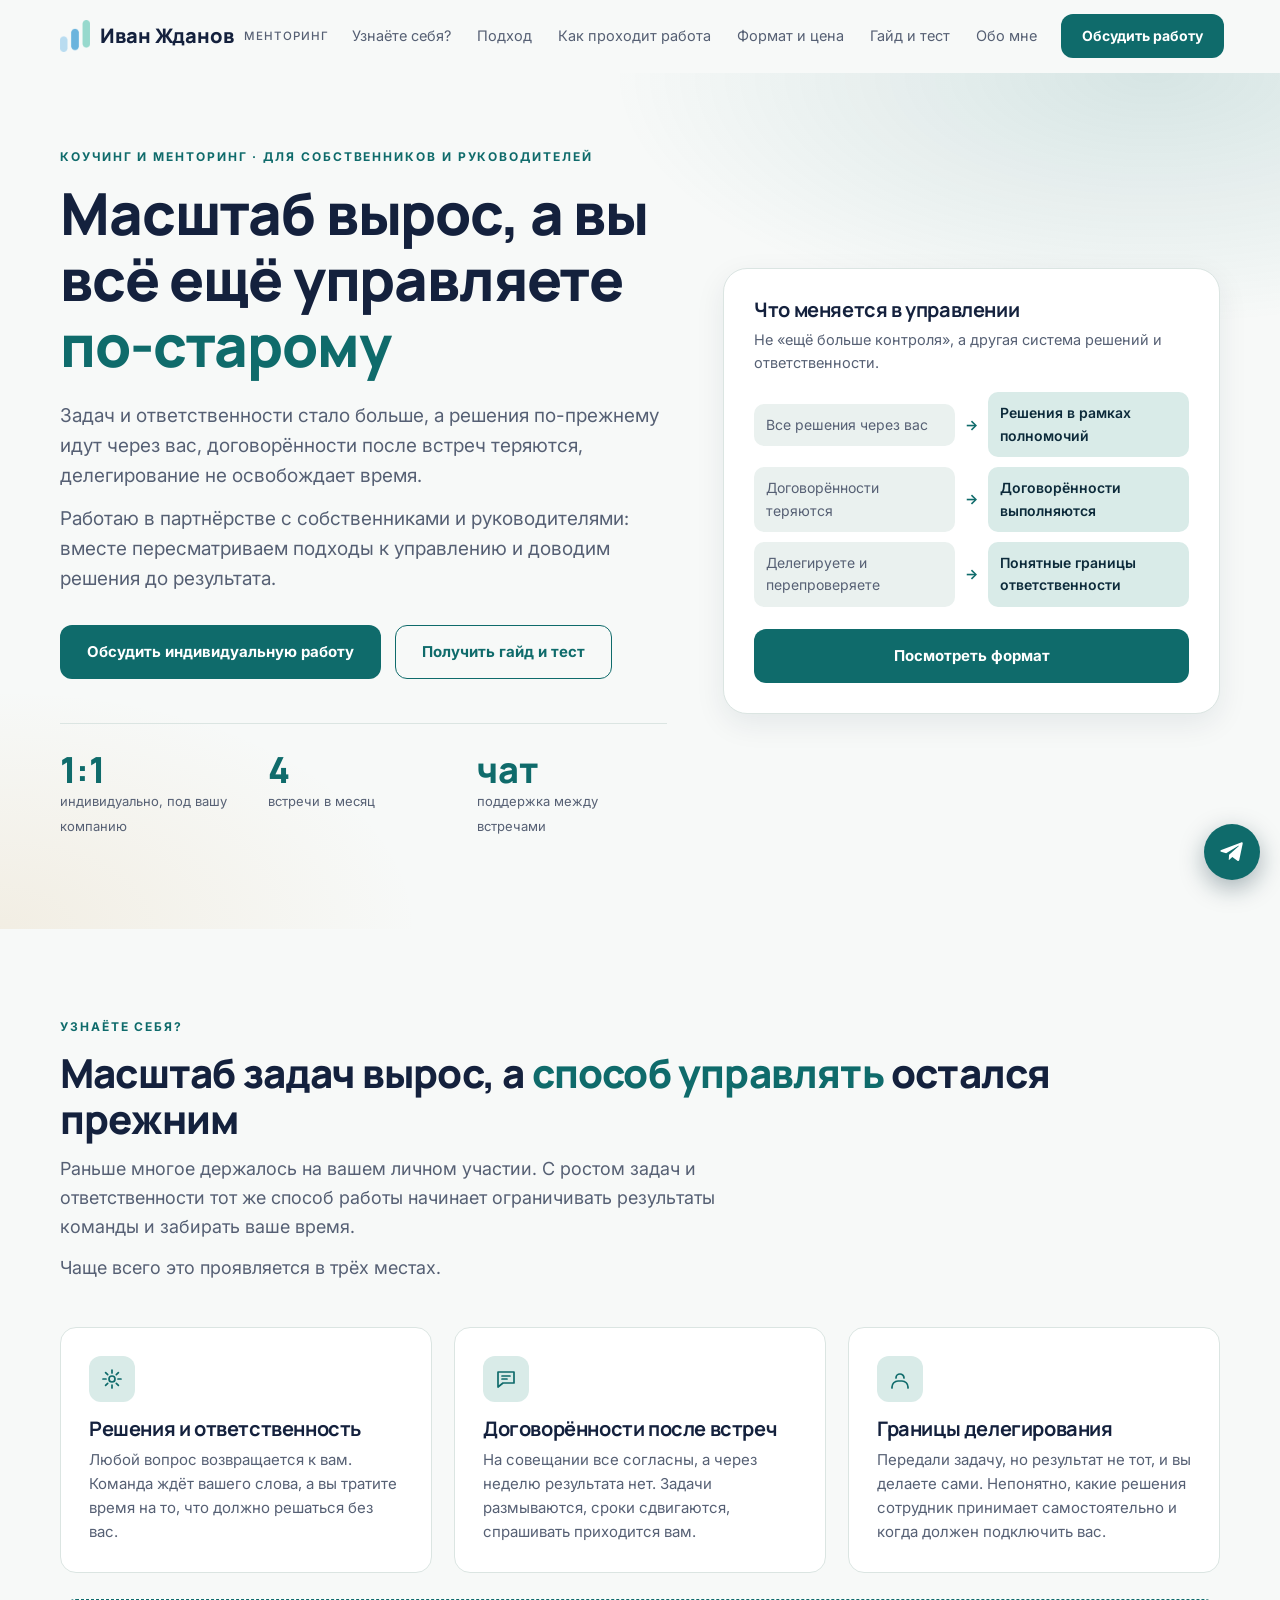
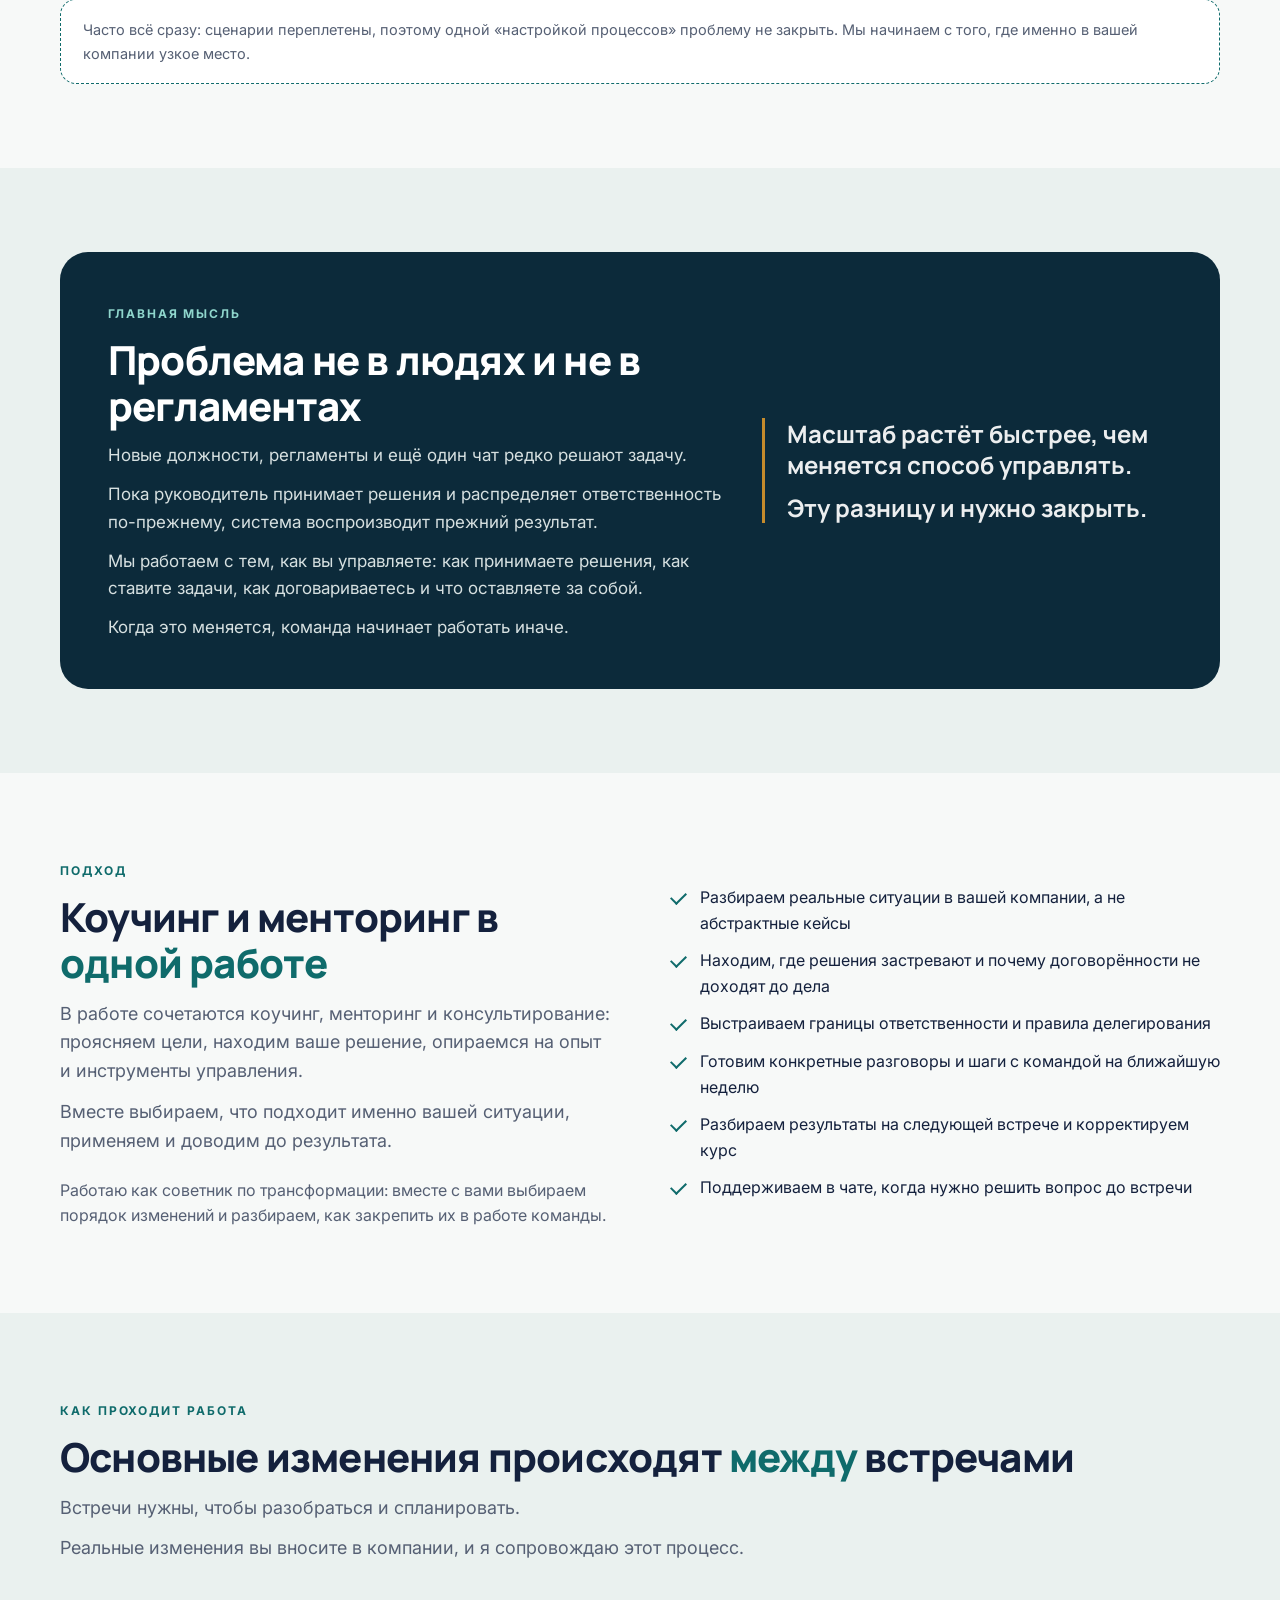
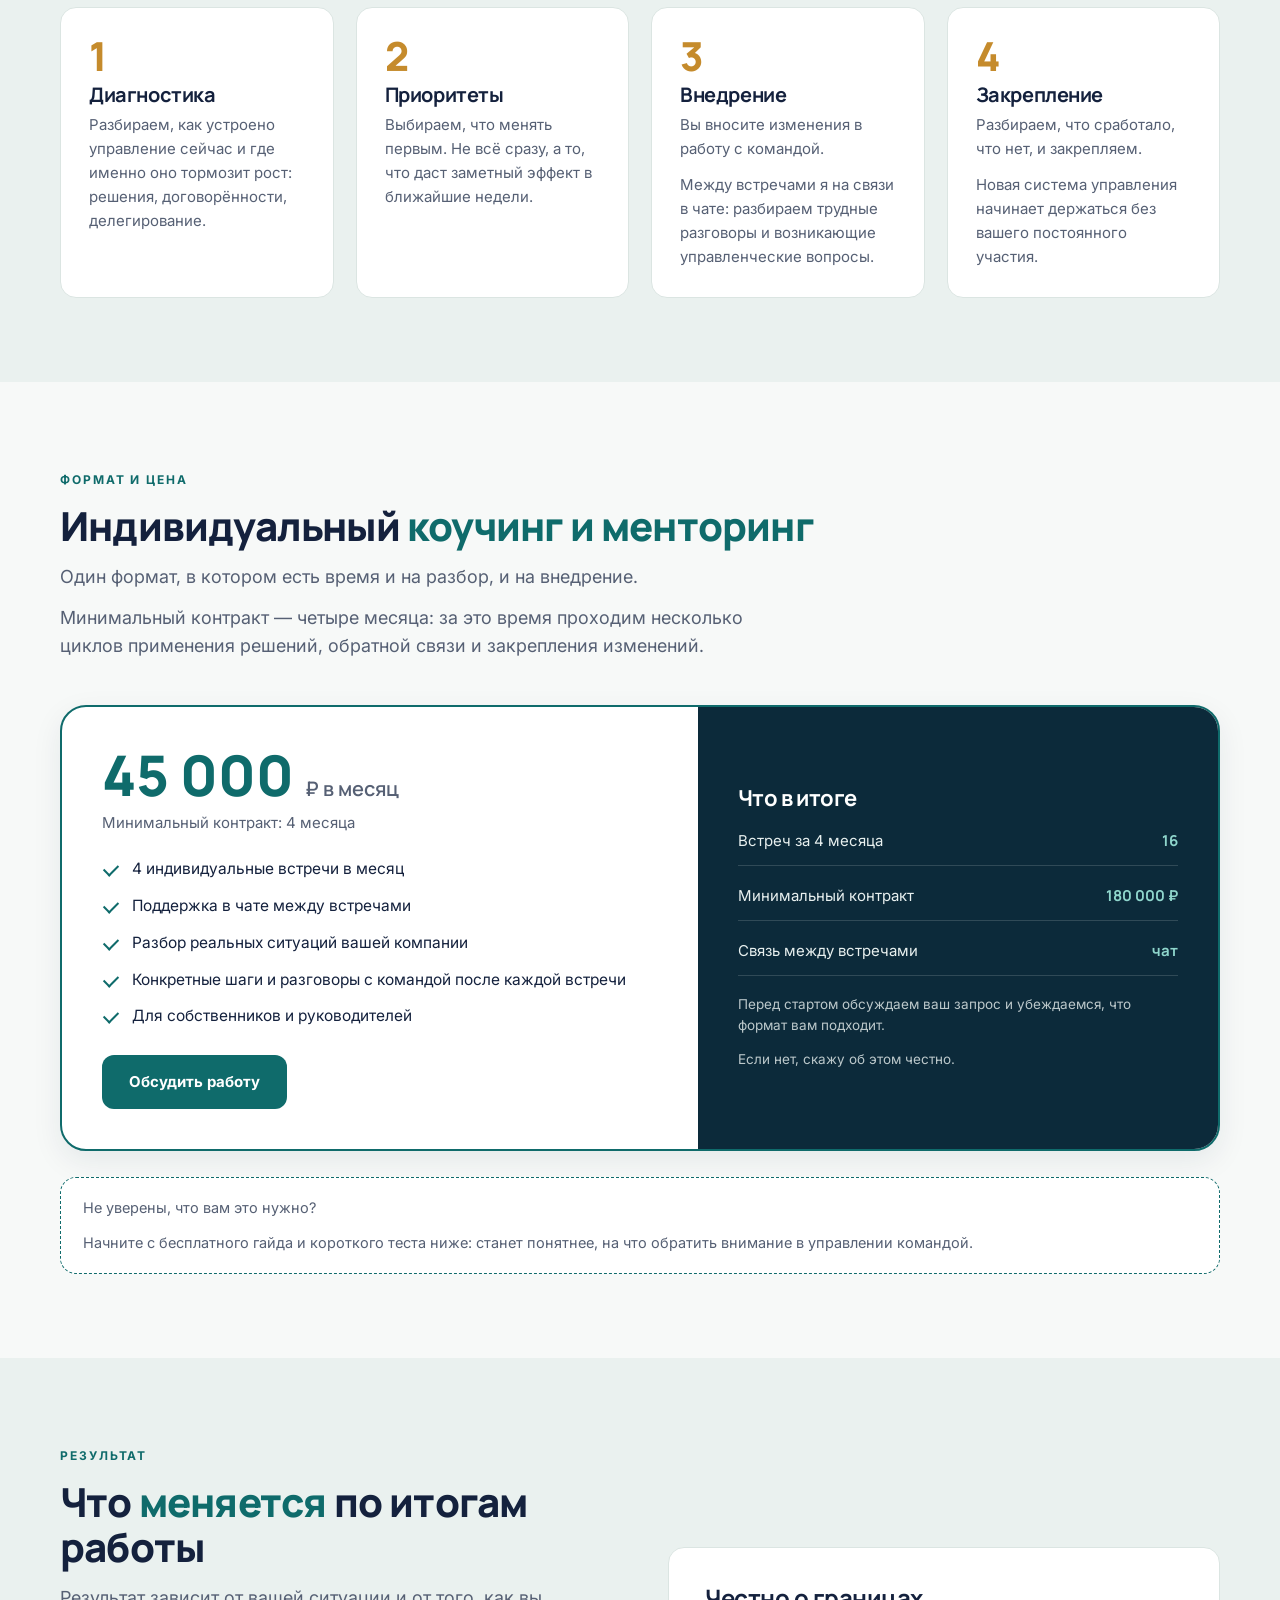
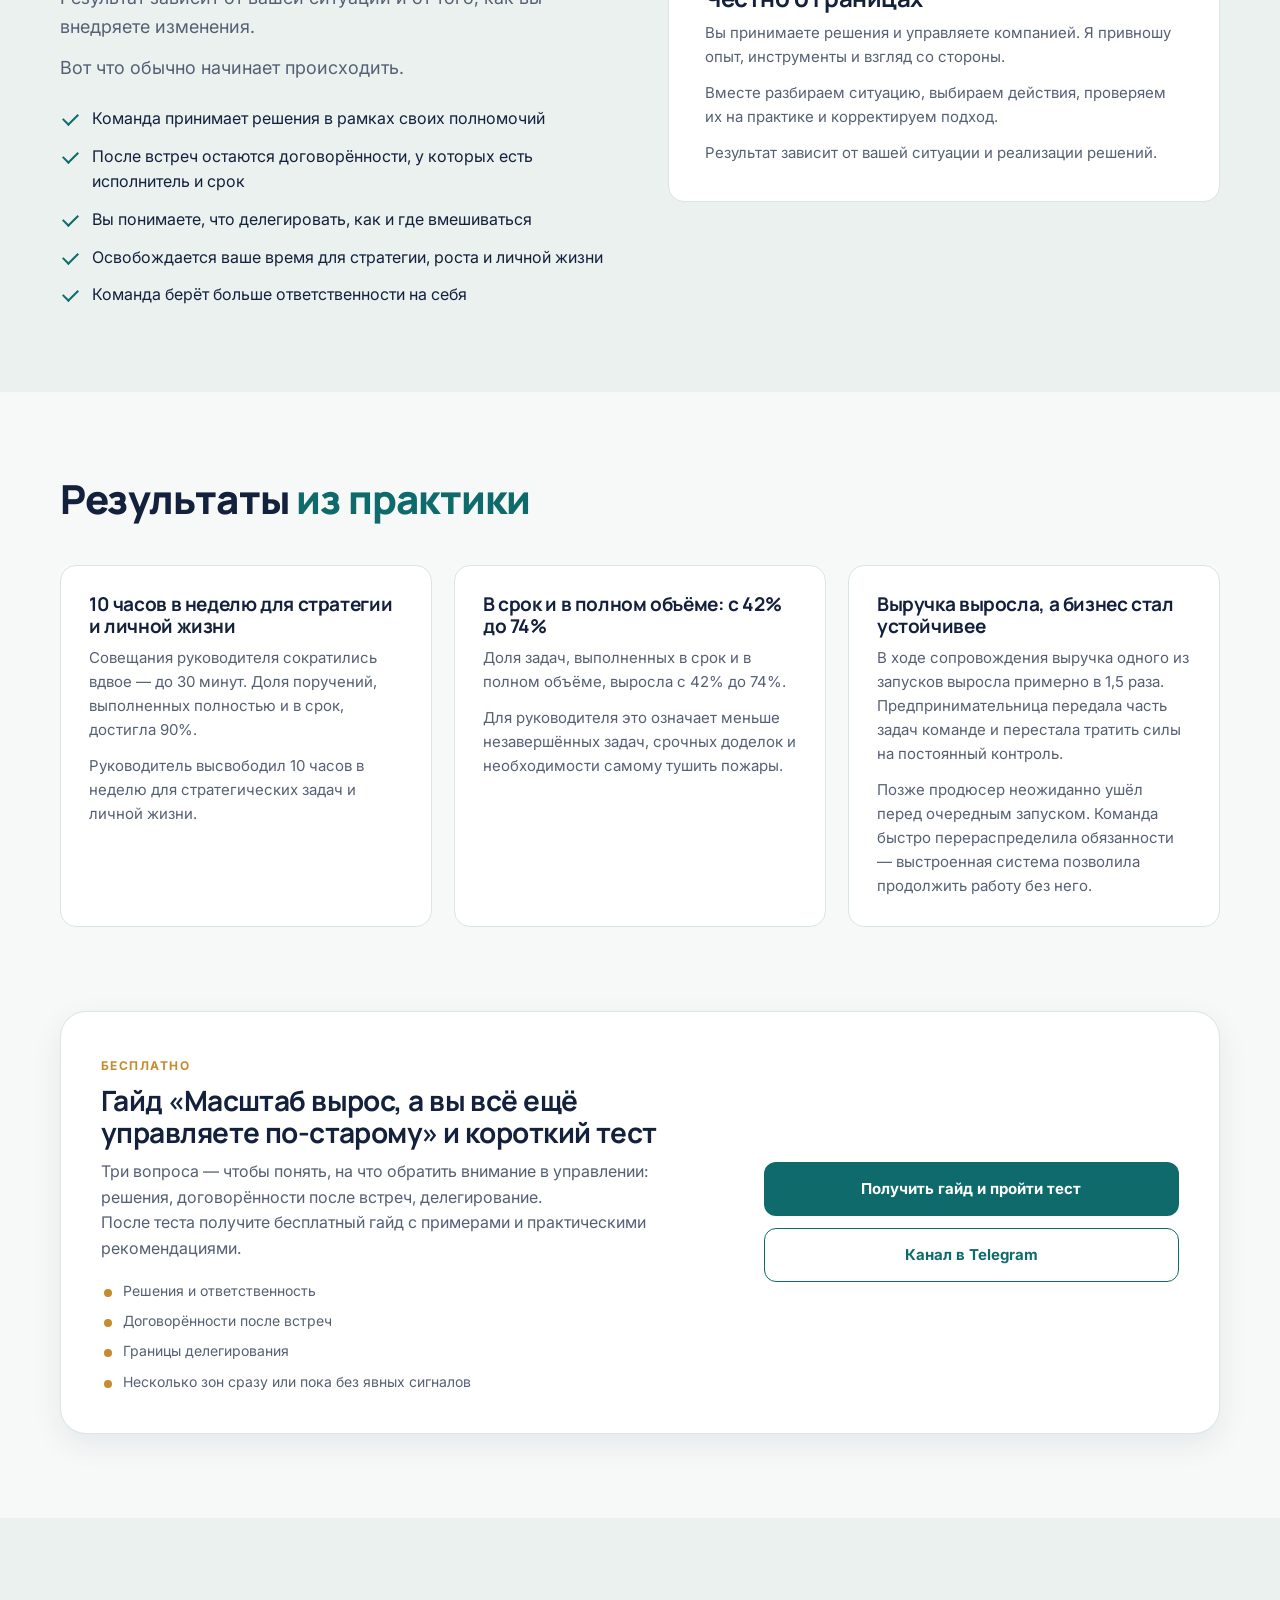
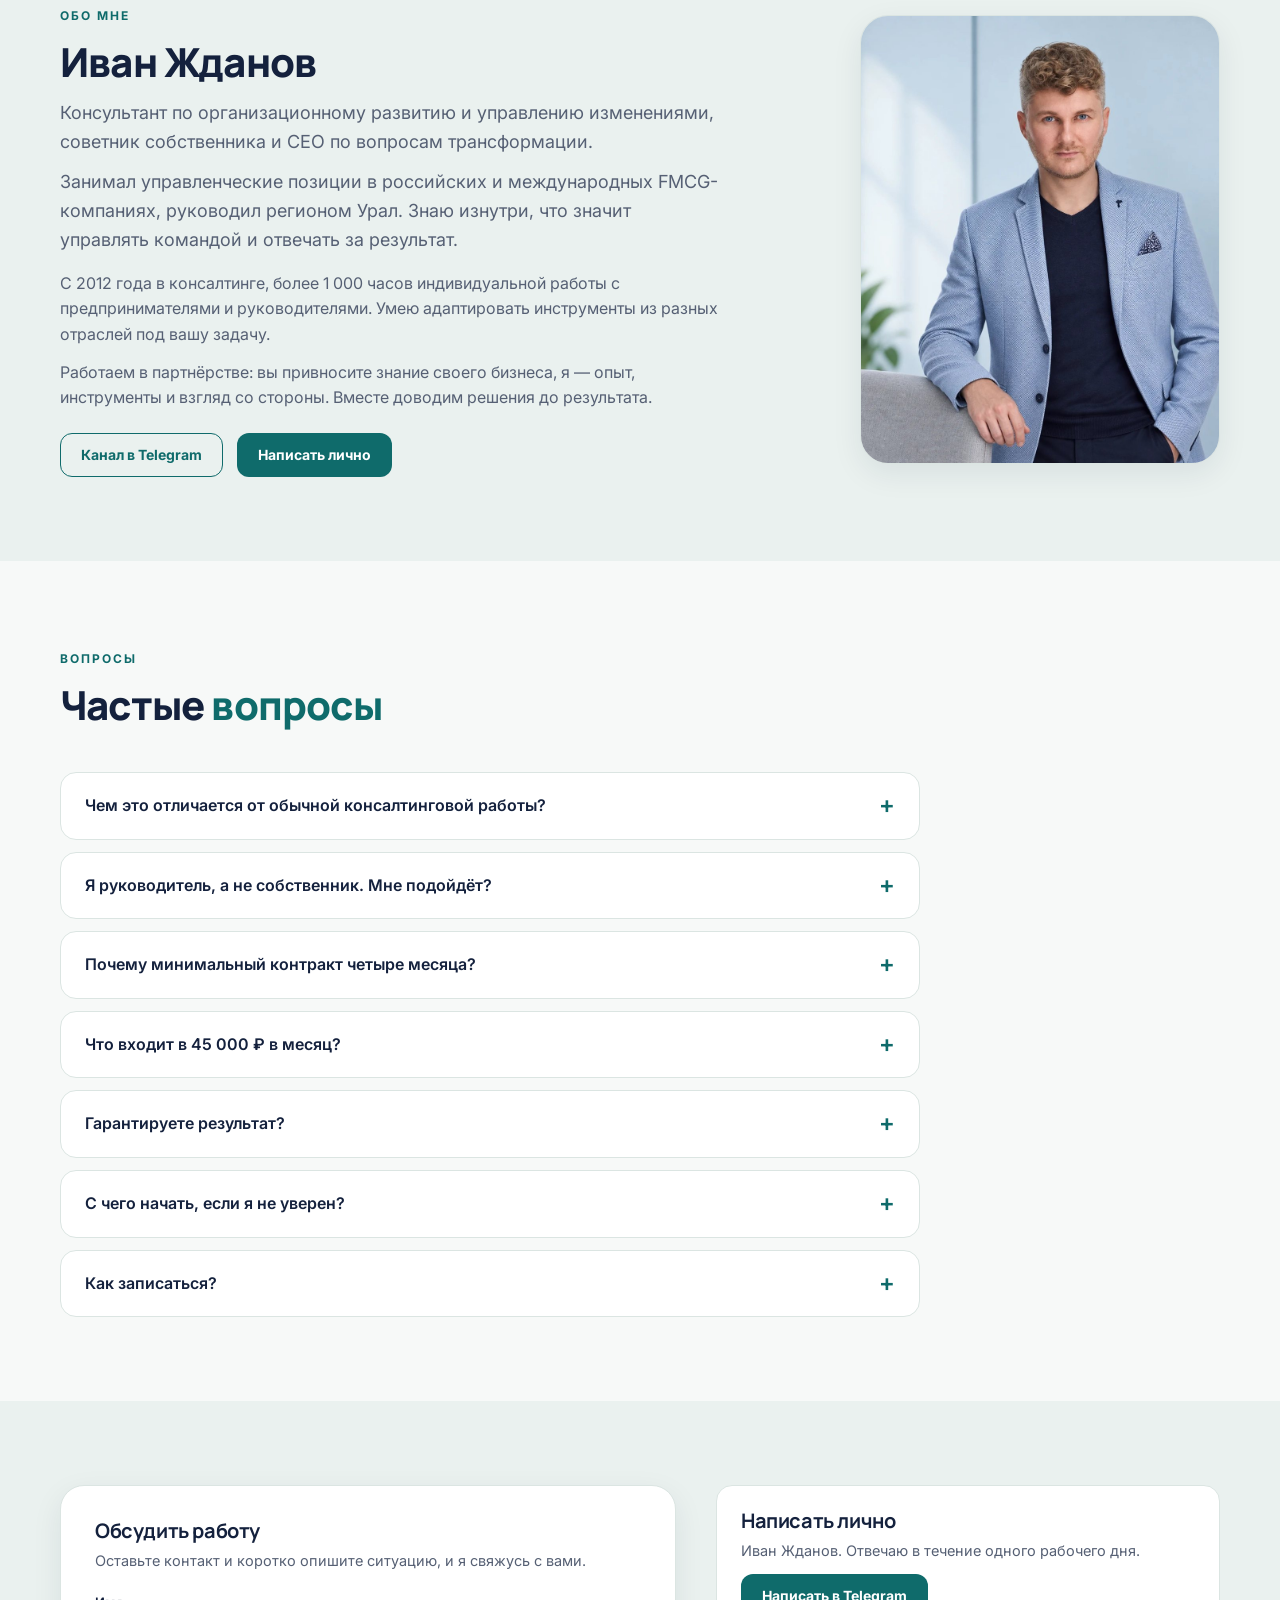
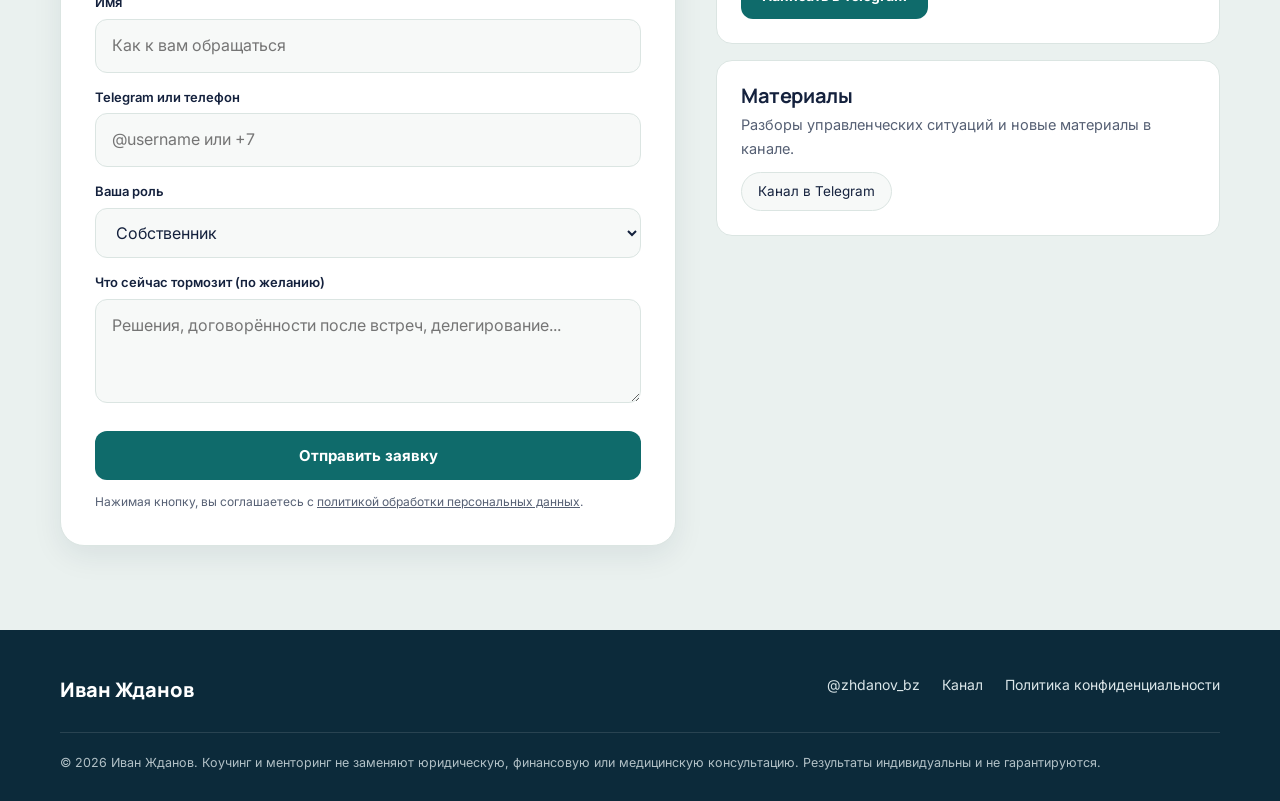
<file: index.html>
<!DOCTYPE html>
<html lang="ru">
<head>
<meta charset="UTF-8">
<meta name="viewport" content="width=device-width, initial-scale=1">
<title>Иван Жданов — коучинг и менторинг для собственников и руководителей</title>
<meta name="description" content="Индивидуальный коучинг и менторинг для собственников и руководителей растущих компаний. Организационное развитие и изменения: решения, делегирование, договорённости. 45 000 ₽ в месяц, 4 встречи и поддержка в чате.">
<meta property="og:title" content="Иван Жданов — коучинг и менторинг для собственников и руководителей">
<meta property="og:description" content="Масштаб вырос, а вы всё ещё управляете по-старому? Индивидуальная работа над решениями, делегированием и управлением в растущей компании.">
<meta property="og:type" content="website">
<link rel="icon" type="image/png" sizes="32x32" href="img/favicon-32.png">
<link rel="icon" type="image/png" sizes="192x192" href="img/icon-192.png">
<link rel="apple-touch-icon" sizes="180x180" href="img/apple-touch-icon.png">
<link rel="preconnect" href="https://fonts.googleapis.com">
<link rel="preconnect" href="https://fonts.gstatic.com" crossorigin>
<link href="https://fonts.googleapis.com/css2?family=Manrope:wght@500;600;700;800&family=Inter:wght@400;500;600;700&display=swap" rel="stylesheet">
<link rel="stylesheet" href="styles.css">
</head>
<body>

<header class="header" id="header">
  <div class="container header__inner">
    <a href="#top" class="logo" aria-label="Иван Жданов">
      <img src="img/logo.png" alt="" width="30" height="32">
      <span class="nm">Иван Жданов</span> <small>менторинг</small>
    </a>
    <nav class="nav" id="nav">
      <a href="#signs">Узнаёте себя?</a>
      <a href="#approach">Подход</a>
      <a href="#process">Как проходит работа</a>
      <a href="#price">Формат и цена</a>
      <a href="#guide">Гайд и тест</a>
      <a href="#about">Обо мне</a>
    </nav>
    <a href="#contact" class="btn btn--primary btn--sm">Обсудить работу</a>
    <button class="burger" id="burger" aria-label="Меню"><span></span></button>
  </div>
</header>

<main id="top">

<section class="hero">
  <div class="container hero__grid">
    <div>
      <span class="eyebrow">Коучинг и менторинг · для собственников и руководителей</span>
      <h1>Масштаб вырос, а вы всё ещё управляете <em>по-старому</em></h1>
      <div class="hero__sub"><p>Задач и ответственности стало больше, а решения по-прежнему идут через вас, договорённости после встреч теряются, делегирование не освобождает время.</p><p>Работаю в партнёрстве с собственниками и руководителями: вместе пересматриваем подходы к управлению и доводим решения до результата.</p></div>
      <div class="hero__cta">
        <a href="#contact" class="btn btn--primary">Обсудить индивидуальную работу</a>
        <a href="#guide" class="btn btn--ghost">Получить гайд и тест</a>
      </div>
      <div class="hero__facts">
        <div class="fact"><b>1:1</b><span>индивидуально, под вашу компанию</span></div>
        <div class="fact"><b>4</b><span>встречи в месяц</span></div>
        <div class="fact"><b>чат</b><span>поддержка между встречами</span></div>
      </div>
    </div>
    <div class="hero__card">
      <h3>Что меняется в управлении</h3>
      <p class="s">Не «ещё больше контроля», а другая система решений и ответственности.</p>
      <div class="shift">
        <div class="shift__row"><span>Все решения через вас</span><i>→</i><span>Решения в рамках полномочий</span></div>
        <div class="shift__row"><span>Договорённости теряются</span><i>→</i><span>Договорённости выполняются</span></div>
        <div class="shift__row"><span>Делегируете и перепроверяете</span><i>→</i><span>Понятные границы ответственности</span></div>
      </div>
      <a href="#price" class="btn btn--primary">Посмотреть формат</a>
    </div>
  </div>
</section>

<section id="signs">
  <div class="container">
    <div class="section-head">
      <span class="eyebrow">Узнаёте себя?</span>
      <h2>Масштаб задач вырос, а <em>способ управлять</em> остался прежним</h2>
      <div class="lead"><p>Раньше многое держалось на вашем личном участии. С ростом задач и ответственности тот же способ работы начинает ограничивать результаты команды и забирать ваше время.</p><p>Чаще всего это проявляется в трёх местах.</p></div>
    </div>
    <div class="grid grid--3">
      <div class="adv"><div class="ico"><svg viewBox="0 0 24 24" fill="none" stroke="currentColor" stroke-width="1.7" stroke-linecap="round" stroke-linejoin="round"><circle cx="12" cy="12" r="3"/><path d="M12 3v3M12 18v3M3 12h3M18 12h3M5.6 5.6l2.1 2.1M16.3 16.3l2.1 2.1M18.4 5.6l-2.1 2.1M7.7 16.3l-2.1 2.1"/></svg></div><h3>Решения и ответственность</h3><p>Любой вопрос возвращается к вам. Команда ждёт вашего слова, а вы тратите время на то, что должно решаться без вас.</p></div>
      <div class="adv"><div class="ico"><svg viewBox="0 0 24 24" fill="none" stroke="currentColor" stroke-width="1.7" stroke-linecap="round" stroke-linejoin="round"><path d="M4 5h16v11H9l-5 4z"/><path d="M8 9h8M8 12h5"/></svg></div><h3>Договорённости после встреч</h3><p>На совещании все согласны, а через неделю результата нет. Задачи размываются, сроки сдвигаются, спрашивать приходится вам.</p></div>
      <div class="adv"><div class="ico"><svg viewBox="0 0 24 24" fill="none" stroke="currentColor" stroke-width="1.7" stroke-linecap="round" stroke-linejoin="round"><path d="M16 11a4 4 0 1 0-8 0M4 21v-1a6 6 0 0 1 6-6h4a6 6 0 0 1 6 6v1"/></svg></div><h3>Границы делегирования</h3><p>Передали задачу, но результат не тот, и вы делаете сами. Непонятно, какие решения сотрудник принимает самостоятельно и когда должен подключить вас.</p></div>
    </div>
    <div class="note">Часто всё сразу: сценарии переплетены, поэтому одной «настройкой процессов» проблему не закрыть. Мы начинаем с того, где именно в вашей компании узкое место.</div>
  </div>
</section>

<section class="alt" id="idea">
  <div class="container">
    <div class="idea">
      <div>
        <span class="eyebrow">Главная мысль</span>
        <h2>Проблема не в людях и не в регламентах</h2>
        <p>Новые должности, регламенты и ещё один чат редко решают задачу.</p>
        <p style="margin-top:12px">Пока руководитель принимает решения и распределяет ответственность по-прежнему, система воспроизводит прежний результат.</p>
        <p style="margin-top:12px">Мы работаем с тем, как вы управляете: как принимаете решения, как ставите задачи, как договариваетесь и что оставляете за собой.</p>
        <p style="margin-top:12px">Когда это меняется, команда начинает работать иначе.</p>
      </div>
      <div class="idea__q"><p>Масштаб растёт быстрее, чем меняется способ управлять.</p><p>Эту разницу и нужно закрыть.</p></div>
    </div>
  </div>
</section>

<section id="approach">
  <div class="container split">
    <div>
      <span class="eyebrow">Подход</span>
      <h2>Коучинг и менторинг в <em>одной работе</em></h2>
      <div class="lead" style="margin-bottom:22px"><p>В работе сочетаются коучинг, менторинг и консультирование: проясняем цели, находим ваше решение, опираемся на опыт и инструменты управления.</p><p>Вместе выбираем, что подходит именно вашей ситуации, применяем и доводим до результата.</p></div>
      <p style="color:var(--muted)">Работаю как советник по трансформации: вместе с вами выбираем порядок изменений и разбираем, как закрепить их в работе команды.</p>
    </div>
    <div>
      <ul class="checks">
        <li>Разбираем реальные ситуации в вашей компании, а не абстрактные кейсы</li>
        <li>Находим, где решения застревают и почему договорённости не доходят до дела</li>
        <li>Выстраиваем границы ответственности и правила делегирования</li>
        <li>Готовим конкретные разговоры и шаги с командой на ближайшую неделю</li>
        <li>Разбираем результаты на следующей встрече и корректируем курс</li>
        <li>Поддерживаем в чате, когда нужно решить вопрос до встречи</li>
      </ul>
    </div>
  </div>
</section>

<section class="alt" id="process">
  <div class="container">
    <div class="section-head">
      <span class="eyebrow">Как проходит работа</span>
      <h2>Основные изменения происходят <em>между</em> встречами</h2>
      <div class="lead"><p>Встречи нужны, чтобы разобраться и спланировать.</p><p>Реальные изменения вы вносите в компании, и я сопровождаю этот процесс.</p></div>
    </div>
    <div class="grid grid--4">
      <div class="step"><b>1</b><h3>Диагностика</h3><p>Разбираем, как устроено управление сейчас и где именно оно тормозит рост: решения, договорённости, делегирование.</p></div>
      <div class="step"><b>2</b><h3>Приоритеты</h3><p>Выбираем, что менять первым. Не всё сразу, а то, что даст заметный эффект в ближайшие недели.</p></div>
      <div class="step"><b>3</b><h3>Внедрение</h3><p>Вы вносите изменения в работу с командой.</p><p>Между встречами я на связи в чате: разбираем трудные разговоры и возникающие управленческие вопросы.</p></div>
      <div class="step"><b>4</b><h3>Закрепление</h3><p>Разбираем, что сработало, что нет, и закрепляем.</p><p>Новая система управления начинает держаться без вашего постоянного участия.</p></div>
    </div>
  </div>
</section>

<section id="price">
  <div class="container">
    <div class="section-head">
      <span class="eyebrow">Формат и цена</span>
      <h2>Индивидуальный <em>коучинг и менторинг</em></h2>
      <div class="lead"><p>Один формат, в котором есть время и на разбор, и на внедрение.</p><p>Минимальный контракт — четыре месяца: за это время проходим несколько циклов применения решений, обратной связи и закрепления изменений.</p></div>
    </div>
    <div class="offer">
      <div class="offer__main">
        <div class="price">45 000 <small>₽ в месяц</small></div>
        <div class="then">Минимальный контракт: 4 месяца</div>
        <ul>
          <li>4 индивидуальные встречи в месяц</li>
          <li>Поддержка в чате между встречами</li>
          <li>Разбор реальных ситуаций вашей компании</li>
          <li>Конкретные шаги и разговоры с командой после каждой встречи</li>
          <li>Для собственников и руководителей</li>
        </ul>
        <a href="#contact" class="btn btn--primary">Обсудить работу</a>
      </div>
      <div class="offer__side">
        <h3>Что в итоге</h3>
        <div class="row"><span>Встреч за 4 месяца</span><b>16</b></div>
        <div class="row"><span>Минимальный контракт</span><b>180 000 ₽</b></div>
        <div class="row"><span>Связь между встречами</span><b>чат</b></div>
        <div><p>Перед стартом обсуждаем ваш запрос и убеждаемся, что формат вам подходит.</p><p>Если нет, скажу об этом честно.</p></div>
      </div>
    </div>
    <div class="note"><p>Не уверены, что вам это нужно?</p><p>Начните с бесплатного гайда и короткого теста ниже: станет понятнее, на что обратить внимание в управлении командой.</p></div>
  </div>
</section>

<section class="alt" id="result">
  <div class="container split">
    <div>
      <span class="eyebrow">Результат</span>
      <h2>Что <em>меняется</em> по итогам работы</h2>
      <div class="lead" style="margin-bottom:24px"><p>Результат зависит от вашей ситуации и от того, как вы внедряете изменения.</p><p>Вот что обычно начинает происходить.</p></div>
      <ul class="checks">
        <li>Команда принимает решения в рамках своих полномочий</li>
        <li>После встреч остаются договорённости, у которых есть исполнитель и срок</li>
        <li>Вы понимаете, что делегировать, как и где вмешиваться</li>
        <li>Освобождается ваше время для стратегии, роста и личной жизни</li>
        <li>Команда берёт больше ответственности на себя</li>
      </ul>
    </div>
    <div class="adv" style="padding:36px">
      <h3 style="font-size:24px;margin-bottom:10px">Честно о границах</h3>
      <p>Вы принимаете решения и управляете компанией. Я привношу опыт, инструменты и взгляд со стороны.</p><p>Вместе разбираем ситуацию, выбираем действия, проверяем их на практике и корректируем подход.</p><p>Результат зависит от вашей ситуации и реализации решений.</p>
    </div>
  </div>
</section>

<section id="practice">
  <div class="container">
    <div class="section-head">
      <h2>Результаты <em>из практики</em></h2>
    </div>
    <div class="grid grid--3">
      <div class="adv case"><h3>10 часов в неделю для стратегии и личной жизни</h3><p>Совещания руководителя сократились вдвое — до 30 минут. Доля поручений, выполненных полностью и в срок, достигла 90%.</p><p>Руководитель высвободил 10 часов в неделю для стратегических задач и личной жизни.</p></div>
      <div class="adv case"><h3>В срок и в полном объёме: с 42% до 74%</h3><p>Доля задач, выполненных в срок и в полном объёме, выросла с 42% до 74%.</p><p>Для руководителя это означает меньше незавершённых задач, срочных доделок и необходимости самому тушить пожары.</p></div>
      <div class="adv case"><h3>Выручка выросла, а бизнес стал устойчивее</h3><p>В ходе сопровождения выручка одного из запусков выросла примерно в 1,5 раза. Предпринимательница передала часть задач команде и перестала тратить силы на постоянный контроль.</p><p>Позже продюсер неожиданно ушёл перед очередным запуском. Команда быстро перераспределила обязанности — выстроенная система позволила продолжить работу без него.</p></div>
    </div>
  </div>
</section>

<section id="guide">
  <div class="container">
    <div class="magnet">
      <div>
        <span class="magnet__tag">Бесплатно</span>
        <h3>Гайд «Масштаб вырос, а вы всё ещё управляете по-старому» и короткий тест</h3>
        <p>Три вопроса — чтобы понять, на что обратить внимание в управлении: решения, договорённости после встреч, делегирование.</p>
        <p>После теста получите бесплатный гайд с примерами и практическими рекомендациями.</p>
        <ul class="res">
          <li>Решения и ответственность</li>
          <li>Договорённости после встреч</li>
          <li>Границы делегирования</li>
          <li>Несколько зон сразу или пока без явных сигналов</li>
        </ul>
      </div>
      <div class="magnet__cta">
        <a href="https://t.me/trip_wire_super_bot?start=ca9c4b23cd23" class="btn btn--primary" target="_blank" rel="noopener" id="guide-link">Получить гайд и пройти тест</a>
        <a href="https://t.me/+cTdEKISWR205NjJi" class="btn btn--ghost" target="_blank" rel="noopener">Канал в Telegram</a>
      </div>
    </div>
  </div>
</section>

<section id="about" class="alt">
  <div class="container about">
    <div>
      <span class="eyebrow">Обо мне</span>
      <h2>Иван Жданов</h2>
      <div class="lead"><p>Консультант по организационному развитию и управлению изменениями, советник собственника и CEO по вопросам трансформации.</p><p>Занимал управленческие позиции в российских и международных FMCG-компаниях, руководил регионом Урал. Знаю изнутри, что значит управлять командой и отвечать за результат.</p></div>
      <div class="muted-p" style="color:var(--muted);margin-top:16px"><p>С 2012 года в консалтинге, более 1 000 часов индивидуальной работы с предпринимателями и руководителями. Умею адаптировать инструменты из разных отраслей под вашу задачу.</p><p>Работаем в партнёрстве: вы привносите знание своего бизнеса, я — опыт, инструменты и взгляд со стороны. Вместе доводим решения до результата.</p></div>
      <div class="hero__cta" style="margin-top:22px">
        <a href="https://t.me/+cTdEKISWR205NjJi" class="btn btn--ghost btn--sm" target="_blank" rel="noopener">Канал в Telegram</a>
        <a href="#contact" class="btn btn--primary btn--sm">Написать лично</a>
      </div>
    </div>
    <div class="about__photo"><img src="img/ivan.jpg" alt="Иван Жданов" width="900" height="1125" loading="lazy"></div>
  </div>
</section>

<section id="faq">
  <div class="container">
    <div class="section-head">
      <span class="eyebrow">Вопросы</span>
      <h2>Частые <em>вопросы</em></h2>
    </div>
    <div class="faq">
      <details class="faq__item"><summary>Чем это отличается от обычной консалтинговой работы?</summary><p>Консалтинг обычно приносит рекомендации, которые потом нужно внедрять самим.</p><p>Здесь я остаюсь рядом на время внедрения: вы пробуете, приходите с результатом, мы разбираем и корректируем. Работа идёт на материале вашей реальной компании.</p></details>
      <details class="faq__item"><summary>Я руководитель, а не собственник. Мне подойдёт?</summary><p>Да. Формат подходит и предпринимателям, и руководителям, у которых зона ответственности выросла, а привычный способ управления перестал давать нужный результат.</p><p>Работаем с тем, на что вы можете влиять в рамках своих полномочий.</p></details>
      <details class="faq__item"><summary>Почему минимальный контракт четыре месяца?</summary><p>За одну-две встречи можно увидеть проблему, но не изменить управление.</p><p>Чтобы изменения закрепились в работе команды, нужны несколько циклов: попробовали, разобрали результат, скорректировали подход. На это и рассчитаны четыре месяца.</p></details>
      <details class="faq__item"><summary>Что входит в 45 000 ₽ в месяц?</summary><p>Четыре индивидуальные встречи в месяц и поддержка в чате между встречами. Дополнительно платить за чат или разборы не нужно.</p></details>
      <details class="faq__item"><summary>Гарантируете результат?</summary><p>Заранее обещать конкретный результат без разбора вашей ситуации было бы нечестно. В начале работы согласуем цель и признаки её достижения.</p><p>Дальше проверяем продвижение на практике: что изменилось, что мешает и какие действия нужно скорректировать. Результат зависит от вашей ситуации и реализации решений.</p></details>
      <details class="faq__item"><summary>С чего начать, если я не уверен?</summary><p>Пройдите короткий тест и получите бесплатный гайд — это позволит посмотреть, на что обратить внимание в управлении командой.</p><p>Если захотите разобрать свою ситуацию, напишите в Telegram или оставьте заявку ниже.</p></details>
      <details class="faq__item"><summary>Как записаться?</summary><p>Оставьте заявку в форме ниже или напишите в Telegram @zhdanov_bz. Обычно отвечаю в течение одного рабочего дня.</p></details>
    </div>
  </div>
</section>

<section id="contact" class="alt">
  <div class="container contact__grid">
    <form class="form" id="leadForm" novalidate>
      <h3>Обсудить работу</h3>
      <p class="s">Оставьте контакт и коротко опишите ситуацию, и я свяжусь с вами.</p>
      <div class="field"><label for="f-name">Имя</label><input id="f-name" name="name" type="text" placeholder="Как к вам обращаться" required></div>
      <div class="field"><label for="f-contact">Telegram или телефон</label><input id="f-contact" name="contact" type="text" placeholder="@username или +7" required></div>
      <div class="field"><label for="f-role">Ваша роль</label>
        <select id="f-role" name="role">
          <option>Собственник</option>
          <option>Наёмный руководитель</option>
          <option>Другое</option>
        </select>
      </div>
      <div class="field"><label for="f-msg">Что сейчас тормозит (по желанию)</label><textarea id="f-msg" name="comment" rows="3" placeholder="Решения, договорённости после встреч, делегирование..."></textarea></div>
      <input type="text" name="_gotcha" style="display:none" tabindex="-1" autocomplete="off">
      <button type="submit" class="btn btn--primary">Отправить заявку</button>
      <small>Нажимая кнопку, вы соглашаетесь с <a href="privacy.html">политикой обработки персональных данных</a>.</small>
    </form>
    <div>
      <div class="contact-card">
        <h3>Написать лично</h3>
        <p>Иван Жданов. Отвечаю в течение одного рабочего дня.</p>
        <a href="https://t.me/zhdanov_bz?text=%D0%97%D0%B4%D1%80%D0%B0%D0%B2%D1%81%D1%82%D0%B2%D1%83%D0%B9%D1%82%D0%B5%2C%20%D0%98%D0%B2%D0%B0%D0%BD!%20%D0%A5%D0%BE%D1%87%D1%83%20%D0%BE%D0%B1%D1%81%D1%83%D0%B4%D0%B8%D1%82%D1%8C%20%D0%B8%D0%BD%D0%B4%D0%B8%D0%B2%D0%B8%D0%B4%D1%83%D0%B0%D0%BB%D1%8C%D0%BD%D1%83%D1%8E%20%D1%80%D0%B0%D0%B1%D0%BE%D1%82%D1%83%20(%D0%BA%D0%BE%D1%83%D1%87%D0%B8%D0%BD%D0%B3%20%D0%B8%20%D0%BC%D0%B5%D0%BD%D1%82%D0%BE%D1%80%D0%B8%D0%BD%D0%B3)." class="btn btn--primary btn--sm" target="_blank" rel="noopener">Написать в Telegram</a>
      </div>
      <div class="contact-card">
        <h3>Материалы</h3>
        <p>Разборы управленческих ситуаций и новые материалы в канале.</p>
        <div class="socials">
          <a href="https://t.me/+cTdEKISWR205NjJi" target="_blank" rel="noopener">Канал в Telegram</a>
        </div>
      </div>
    </div>
  </div>
</section>

</main>

<footer class="footer">
  <div class="container">
    <div class="footer__top">
      <a href="#top" class="logo">Иван Жданов</a>
      <div class="footer__links">
        <a href="https://t.me/zhdanov_bz" target="_blank" rel="noopener">@zhdanov_bz</a>
        <a href="https://t.me/+cTdEKISWR205NjJi" target="_blank" rel="noopener">Канал</a>
        <a href="privacy.html">Политика конфиденциальности</a>
      </div>
    </div>
    <div class="footer__bot">&copy; <span id="year">2026</span> Иван Жданов. Коучинг и менторинг не заменяют юридическую, финансовую или медицинскую консультацию. Результаты индивидуальны и не гарантируются.</div>
  </div>
</footer>

<a href="https://t.me/zhdanov_bz" class="fab" target="_blank" rel="noopener" aria-label="Написать в Telegram">
  <svg viewBox="0 0 24 24" fill="currentColor"><path d="M21.9 4.2 18.7 19.3c-.2 1-.9 1.3-1.7.8l-4.7-3.5-2.3 2.2c-.3.3-.5.5-1 .5l.3-4.8 8.8-7.9c.4-.3-.1-.5-.6-.2L6.6 13.2 1.9 11.7c-1-.3-1-1 .2-1.5L20.4 3.2c.9-.3 1.6.2 1.5 1z"/></svg>
</a>

<script src="script.js"></script>
</body>
</html>
</file>
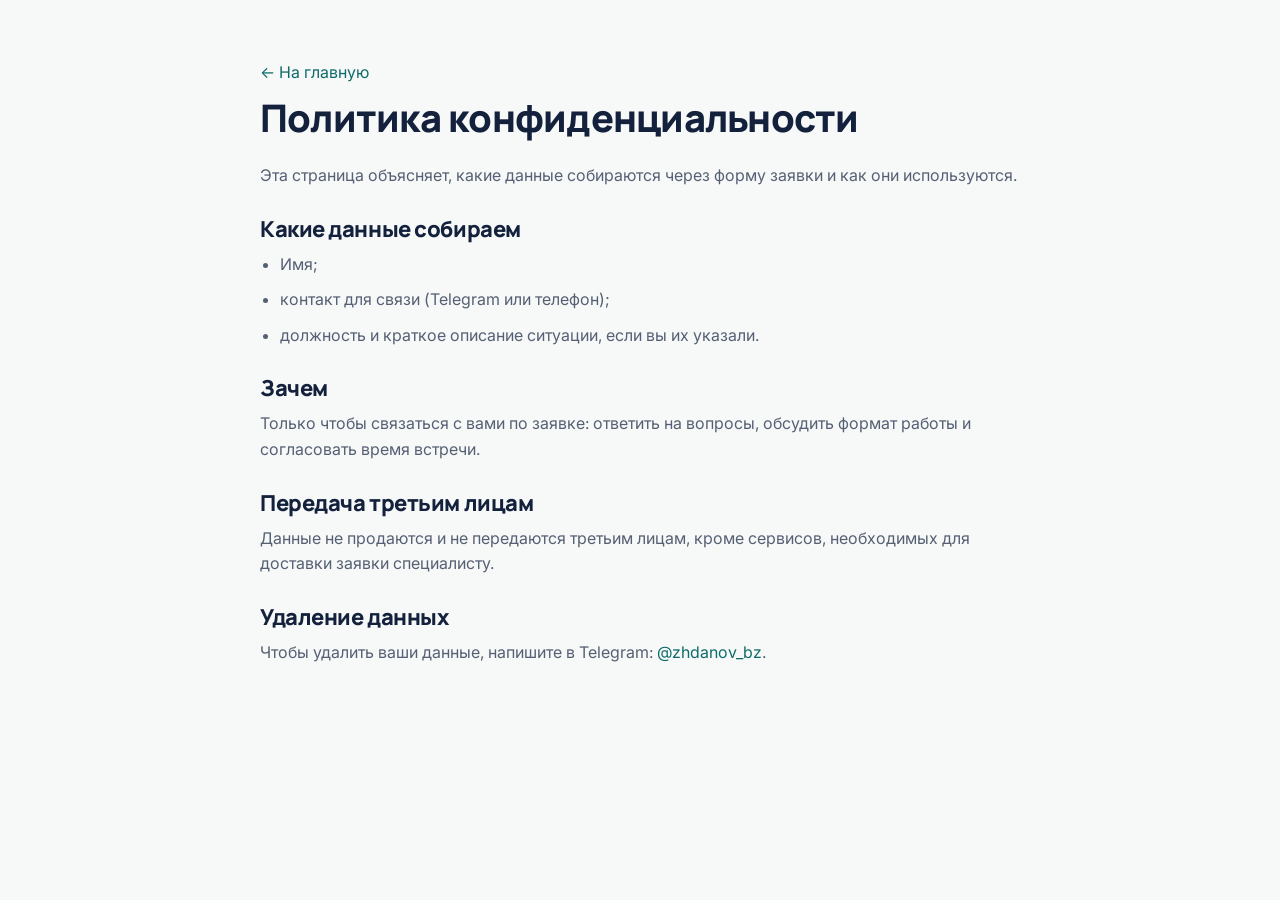
<file: privacy.html>
<!DOCTYPE html>
<html lang="ru"><head><meta charset="UTF-8"><meta name="viewport" content="width=device-width, initial-scale=1">
<title>Политика конфиденциальности — Иван Жданов</title>
<link href="https://fonts.googleapis.com/css2?family=Manrope:wght@700;800&family=Inter:wght@400;600&display=swap" rel="stylesheet">
<link rel="stylesheet" href="styles.css"></head>
<body><div class="container doc">
<p><a href="index.html" style="color:var(--acc)">&larr; На главную</a></p>
<h1>Политика конфиденциальности</h1>
<p>Эта страница объясняет, какие данные собираются через форму заявки и как они используются.</p>
<h2>Какие данные собираем</h2>
<ul><li>Имя;</li><li>контакт для связи (Telegram или телефон);</li><li>должность и краткое описание ситуации, если вы их указали.</li></ul>
<h2>Зачем</h2>
<p>Только чтобы связаться с вами по заявке: ответить на вопросы, обсудить формат работы и согласовать время встречи.</p>
<h2>Передача третьим лицам</h2>
<p>Данные не продаются и не передаются третьим лицам, кроме сервисов, необходимых для доставки заявки специалисту.</p>
<h2>Удаление данных</h2>
<p>Чтобы удалить ваши данные, напишите в Telegram: <a href="https://t.me/zhdanov_bz" style="color:var(--acc)">@zhdanov_bz</a>.</p>
</div></body></html>
</file>
<file: styles.css>
:root{
  --bg:#f7f9f8;--bg2:#eaf1ef;--card:#ffffff;--ink:#14213d;--muted:#566074;
  --acc:#0f6b6b;--acc-d:#0c2a3a;--acc-h:#0a5555;--gold:#c58b2c;--tint:#d9ebe8;--line:#dbe5e2;
  --r:16px;--sh:0 10px 30px rgba(12,42,58,.08);
  --ff-h:'Manrope',system-ui,sans-serif;--ff-b:'Inter',system-ui,sans-serif;
}
*{box-sizing:border-box;margin:0;padding:0}
html{scroll-behavior:smooth}
body{font-family:var(--ff-b);background:var(--bg);color:var(--ink);line-height:1.6;font-size:16px;-webkit-font-smoothing:antialiased}
img,svg{max-width:100%;display:block}
a{color:inherit;text-decoration:none}
.container{width:min(1160px,100% - 40px);margin-inline:auto}
h1,h2,h3{font-family:var(--ff-h);font-weight:800;line-height:1.14;letter-spacing:-.02em}
h1{font-size:clamp(34px,5vw,58px)}
h2{font-size:clamp(27px,3.6vw,40px);margin-bottom:14px}
h3{font-size:20px;font-weight:700}
em{font-style:normal;color:var(--acc)}
section{padding:84px 0}
.eyebrow{display:inline-block;font-size:12px;letter-spacing:.16em;text-transform:uppercase;color:var(--acc);font-weight:700;margin-bottom:14px}
.lead{color:var(--muted);font-size:18px;max-width:720px}
.section-head{margin-bottom:44px}
.alt{background:var(--bg2)}

.btn{display:inline-flex;align-items:center;justify-content:center;gap:8px;padding:14px 26px;border-radius:12px;font-weight:700;font-size:15px;border:1.5px solid transparent;cursor:pointer;transition:.2s;font-family:inherit;white-space:nowrap}
.btn--primary{background:var(--acc);color:#fff}
.btn--primary:hover{background:var(--acc-h);transform:translateY(-1px)}
.btn--ghost{border-color:var(--acc);color:var(--acc);background:transparent}
.btn--ghost:hover{background:var(--acc);color:#fff}
.btn--sm{padding:10px 20px;font-size:14px}

.header{position:sticky;top:0;z-index:50;background:rgba(247,249,248,.92);backdrop-filter:blur(10px);border-bottom:1px solid transparent;transition:.2s}
.header.scrolled{border-color:var(--line)}
.header__inner{display:flex;align-items:center;gap:24px;min-width:0;height:72px}
.logo{display:flex;align-items:center;gap:10px;flex-shrink:0;font-family:var(--ff-h);font-size:20px;font-weight:800}
.logo svg{width:32px;height:32px}
.logo small{font-family:var(--ff-b);font-size:11.5px;color:var(--muted);letter-spacing:.08em;text-transform:uppercase;font-weight:500}
.nav{display:flex;gap:26px;margin-left:auto}
.nav a{font-size:14.5px;color:var(--muted);white-space:nowrap;transition:.2s}
.nav a:hover{color:var(--acc)}
.burger{display:none;width:42px;height:42px;border:0;background:none;cursor:pointer;margin-left:auto;position:relative}
.burger span,.burger::before,.burger::after{content:"";position:absolute;left:9px;right:9px;height:2px;background:var(--ink);transition:.2s}
.burger::before{top:14px}.burger span{top:20px}.burger::after{top:26px}
.burger.is-open::before{transform:translateY(6px) rotate(45deg)}
.burger.is-open span{opacity:0}
.burger.is-open::after{transform:translateY(-6px) rotate(-45deg)}

.hero{padding:70px 0 90px;background:
  radial-gradient(900px 420px at 90% 0%,rgba(15,107,107,.14),transparent 60%),
  radial-gradient(700px 400px at 0% 100%,rgba(197,139,44,.10),transparent 60%)}
.hero__grid{display:grid;grid-template-columns:1.1fr .9fr;gap:56px;align-items:center}
.hero__sub{font-size:19px;color:var(--muted);margin:22px 0 30px;max-width:600px}
.hero__cta{display:flex;gap:14px;flex-wrap:wrap}
.hero__facts{display:grid;grid-template-columns:repeat(3,1fr);gap:18px;margin-top:44px;padding-top:28px;border-top:1px solid var(--line)}
.fact b{display:block;font-family:var(--ff-h);font-size:36px;font-weight:800;color:var(--acc);line-height:1}
.fact span{font-size:13px;color:var(--muted)}
.hero__card{background:var(--card);border:1px solid var(--line);border-radius:24px;padding:30px;box-shadow:var(--sh)}
.hero__card h3{margin-bottom:6px}
.hero__card p.s{color:var(--muted);font-size:14.5px;margin-bottom:18px}
.shift{display:grid;gap:10px}
.shift__row{display:grid;grid-template-columns:1fr auto 1fr;gap:10px;align-items:center;font-size:14px}
.shift__row span{padding:10px 12px;border-radius:10px;background:var(--bg2);color:var(--muted)}
.shift__row span:last-child{background:var(--tint);color:var(--acc-d);font-weight:600}
.shift__row i{font-style:normal;color:var(--acc);font-weight:700}
.hero__card .btn{width:100%;margin-top:22px}

.grid{display:grid;gap:22px}
.grid--2{grid-template-columns:repeat(2,1fr)}
.grid--3{grid-template-columns:repeat(3,1fr)}
.grid--4{grid-template-columns:repeat(4,1fr)}
.adv{background:var(--card);border:1px solid var(--line);border-radius:var(--r);padding:28px}
.adv .ico{width:46px;height:46px;border-radius:12px;background:var(--tint);display:grid;place-items:center;margin-bottom:16px;color:var(--acc)}
.adv .ico svg{width:24px;height:24px}
.adv h3{margin-bottom:8px}
.adv p{color:var(--muted);font-size:15px}

.idea{background:var(--acc-d);color:#e8f0ef;border-radius:28px;padding:48px;display:grid;grid-template-columns:1.2fr .8fr;gap:40px;align-items:center}
.idea h2{color:#fff}
.idea h2 em{color:#8fd6cc}
.idea .eyebrow{color:#8fd6cc}
.idea p{opacity:.92;font-size:17px}
.idea__q{font-family:var(--ff-h);font-weight:700;font-size:24px;line-height:1.3;border-left:3px solid var(--gold);padding-left:22px;color:#fff}

.step{background:var(--card);border:1px solid var(--line);border-radius:var(--r);padding:28px}
.step b{font-family:var(--ff-h);font-weight:800;font-size:40px;color:var(--gold);line-height:1;display:block;margin-bottom:8px}
.step h3{margin-bottom:6px}
.step p{font-size:15px;color:var(--muted)}

.checks{list-style:none;display:grid;gap:12px}
.checks li{padding-left:32px;position:relative;font-size:16px}
.checks li::before{content:"";position:absolute;left:3px;top:7px;width:13px;height:7px;border-left:2px solid var(--acc);border-bottom:2px solid var(--acc);transform:rotate(-45deg)}
.split{display:grid;grid-template-columns:1fr 1fr;gap:56px;align-items:center}

.offer{display:grid;grid-template-columns:1.1fr .9fr;gap:0;background:var(--card);border:2px solid var(--acc);border-radius:26px;overflow:hidden;box-shadow:var(--sh)}
.offer__main{padding:40px}
.offer__main .price{font-family:var(--ff-h);font-weight:800;font-size:56px;color:var(--acc);line-height:1}
.offer__main .price small{font-size:20px;color:var(--muted);font-weight:600}
.offer__main .then{color:var(--muted);font-size:15px;margin:8px 0 22px}
.offer__main ul{list-style:none;display:grid;gap:12px;margin-bottom:26px}
.offer__main li{padding-left:30px;position:relative;font-size:15.5px}
.offer__main li::before{content:"";position:absolute;left:2px;top:7px;width:12px;height:7px;border-left:2px solid var(--acc);border-bottom:2px solid var(--acc);transform:rotate(-45deg)}
.offer__side{background:var(--acc-d);color:#e8f0ef;padding:40px;display:flex;flex-direction:column;justify-content:center;gap:18px}
.offer__side h3{color:#fff;font-size:22px}
.offer__side .row{display:flex;justify-content:space-between;gap:12px;padding-bottom:12px;border-bottom:1px solid rgba(255,255,255,.15);font-size:15px}
.offer__side .row b{color:#8fd6cc;font-family:var(--ff-h);white-space:nowrap}
.offer__side p{font-size:13.5px;opacity:.8}
.note{margin-top:26px;padding:18px 22px;background:var(--card);border:1px dashed var(--acc);border-radius:var(--r);font-size:14.5px;color:var(--muted)}

.magnet{background:var(--card);border:1px solid var(--line);border-radius:26px;padding:40px;display:grid;grid-template-columns:1.2fr .8fr;gap:40px;align-items:center;box-shadow:var(--sh)}
.magnet__tag{font-size:12px;font-weight:700;letter-spacing:.12em;text-transform:uppercase;color:var(--gold)}
.magnet h3{font-size:28px;margin:8px 0 10px}
.magnet p{color:var(--muted)}
.magnet__cta{display:grid;gap:12px}
.magnet__cta .btn{width:100%}
.res{display:grid;gap:8px;margin-top:18px;list-style:none}
.res li{font-size:14px;color:var(--muted);padding-left:22px;position:relative}
.res li::before{content:"";position:absolute;left:3px;top:9px;width:8px;height:8px;border-radius:50%;background:var(--gold)}

.about{display:grid;grid-template-columns:1.2fr .8fr;gap:56px;align-items:center}
.about__emb{aspect-ratio:1;border-radius:28px;background:radial-gradient(circle at 30% 25%,var(--tint),transparent 55%),linear-gradient(145deg,#e4eeec,#f4ecdb);border:1px solid var(--line);display:grid;place-items:center;max-width:340px}
.about__emb svg{width:62%}

.faq{max-width:860px;display:grid;gap:12px}
.faq__item{background:var(--card);border:1px solid var(--line);border-radius:var(--r);padding:0 24px}
.faq__item summary{cursor:pointer;padding:20px 0;font-weight:600;list-style:none;display:flex;justify-content:space-between;gap:16px}
.faq__item summary::-webkit-details-marker{display:none}
.faq__item summary::after{content:"+";font-size:24px;color:var(--acc);line-height:1}
.faq__item[open] summary::after{content:"\2212"}
.faq__item p{padding-bottom:20px;color:var(--muted);font-size:15px}

.contact__grid{display:grid;grid-template-columns:1.1fr .9fr;gap:40px;align-items:start}
.form{background:var(--card);border:1px solid var(--line);border-radius:24px;padding:34px;box-shadow:var(--sh)}
.form h3{margin-bottom:6px}
.form p.s{color:var(--muted);font-size:14.5px;margin-bottom:20px}
.field{margin-bottom:14px}
.field label{display:block;font-size:13px;font-weight:600;margin-bottom:6px}
.field input,.field select,.field textarea{width:100%;padding:13px 16px;border:1.5px solid var(--line);border-radius:12px;font:inherit;background:var(--bg);color:var(--ink)}
.field input:focus,.field select:focus,.field textarea:focus{outline:none;border-color:var(--acc)}
.form .btn{width:100%;margin-top:6px}
.form small{display:block;margin-top:12px;font-size:12px;color:var(--muted)}
.form small a{text-decoration:underline}
.contact-card{background:var(--card);border:1px solid var(--line);border-radius:var(--r);padding:24px;margin-bottom:16px}
.contact-card h3{margin-bottom:6px}
.contact-card p{color:var(--muted);font-size:14.5px;margin-bottom:12px}
.socials{display:flex;flex-wrap:wrap;gap:8px}
.socials a{padding:8px 16px;border:1px solid var(--line);border-radius:999px;font-size:13.5px;transition:.2s;background:var(--bg)}
.socials a:hover{border-color:var(--acc);color:var(--acc)}

.footer{background:var(--acc-d);color:#dbe6e9;padding:44px 0 28px}
.footer__top{display:flex;justify-content:space-between;gap:30px;flex-wrap:wrap;margin-bottom:26px}
.footer .logo{color:#fff}
.footer a:hover{color:#fff}
.footer__links{display:flex;gap:22px;flex-wrap:wrap;font-size:14px}
.footer__bot{border-top:1px solid rgba(255,255,255,.15);padding-top:20px;font-size:12.5px;opacity:.8;line-height:1.6}
.fab{position:fixed;right:20px;bottom:20px;z-index:40;width:56px;height:56px;border-radius:50%;background:var(--acc);color:#fff;display:grid;place-items:center;box-shadow:0 8px 24px rgba(12,42,58,.35);transition:.2s}
.fab:hover{transform:scale(1.07)}
.fab svg{width:26px;height:26px}

.reveal{opacity:0;transform:translateY(18px);transition:opacity .6s,transform .6s}
.reveal.is-visible{opacity:1;transform:none}

.doc{max-width:760px;padding:60px 0 90px}
.doc h1{font-size:38px;margin-bottom:24px}
.doc h2{font-size:22px;margin:28px 0 10px}
.doc p,.doc li{color:var(--muted);margin-bottom:10px}
.doc ul{padding-left:20px}

.logo img{width:auto;height:32px;flex-shrink:0}
.hero__sub p+p,.lead p+p,.note p+p,.adv p+p,.step p+p,.faq__item p+p,.idea__q p+p,.offer__side p+p,.muted-p p+p{margin-top:12px}
.hero__sub p,.lead p{font:inherit;color:inherit}
.faq__item p:not(:last-child){padding-bottom:0}
.faq__item p+p{margin-top:12px}
.idea__q p{font:inherit;color:inherit}
.about__photo{border-radius:28px;overflow:hidden;border:1px solid var(--line);box-shadow:var(--sh);max-width:360px;justify-self:end;background:var(--bg2)}
.about__photo img{width:100%;height:auto;aspect-ratio:900/1125;object-fit:cover}
.muted-p{font-size:16px}
#guide{padding-top:0}
.case h3{font-size:19px}
@media (max-width:1180px){.nav{gap:18px}.nav a{font-size:13.5px}}
@media (max-width:1100px){
  .nav{display:none;position:absolute;top:72px;left:0;right:0;background:var(--bg);flex-direction:column;gap:0;padding:8px 20px 20px;border-bottom:1px solid var(--line)}
  .nav.is-open{display:flex}
  .nav a{padding:14px 0;border-bottom:1px solid var(--line);font-size:16px}
  .burger{display:block}
  .header .btn--sm{display:none}
}
@media (max-width:900px){
  section{padding:60px 0}
  .hero__grid,.split,.contact__grid,.idea,.about,.offer,.magnet{grid-template-columns:1fr;gap:34px}
  .offer{gap:0}
  .grid--3,.grid--2{grid-template-columns:1fr}
  .grid--4{grid-template-columns:repeat(2,1fr)}
  .idea,.magnet{padding:30px}
  .offer__main,.offer__side{padding:30px}
  .about__photo{justify-self:start;max-width:320px}
}
@media (max-width:560px){
  .grid--4{grid-template-columns:1fr}
  .logo small{display:none}
  .hero__card,.form{padding:24px}
  .hero__facts{gap:10px}
  .fact b{font-size:28px}
  .offer__main .price{font-size:44px}
  .idea__q{font-size:20px}
  .btn{white-space:normal;text-align:center}
}
@media (max-width:380px){.logo span.nm{display:none}}

@media (max-width:420px){
  .container{width:min(1160px,100% - 32px)}
  h1{font-size:30px}
  .shift__row{grid-template-columns:1fr;gap:4px}
  .shift__row i{transform:rotate(90deg);justify-self:start;padding-left:12px}
  .offer__side .row{flex-wrap:wrap}
  .offer__side .row b{white-space:normal}
  .offer__main .price small{display:block;margin-top:4px}
  .hero__cta .btn,.contact-card .btn{width:100%}
  .nav{padding-left:16px;padding-right:16px}
}
body{overflow-x:hidden}
</file>
